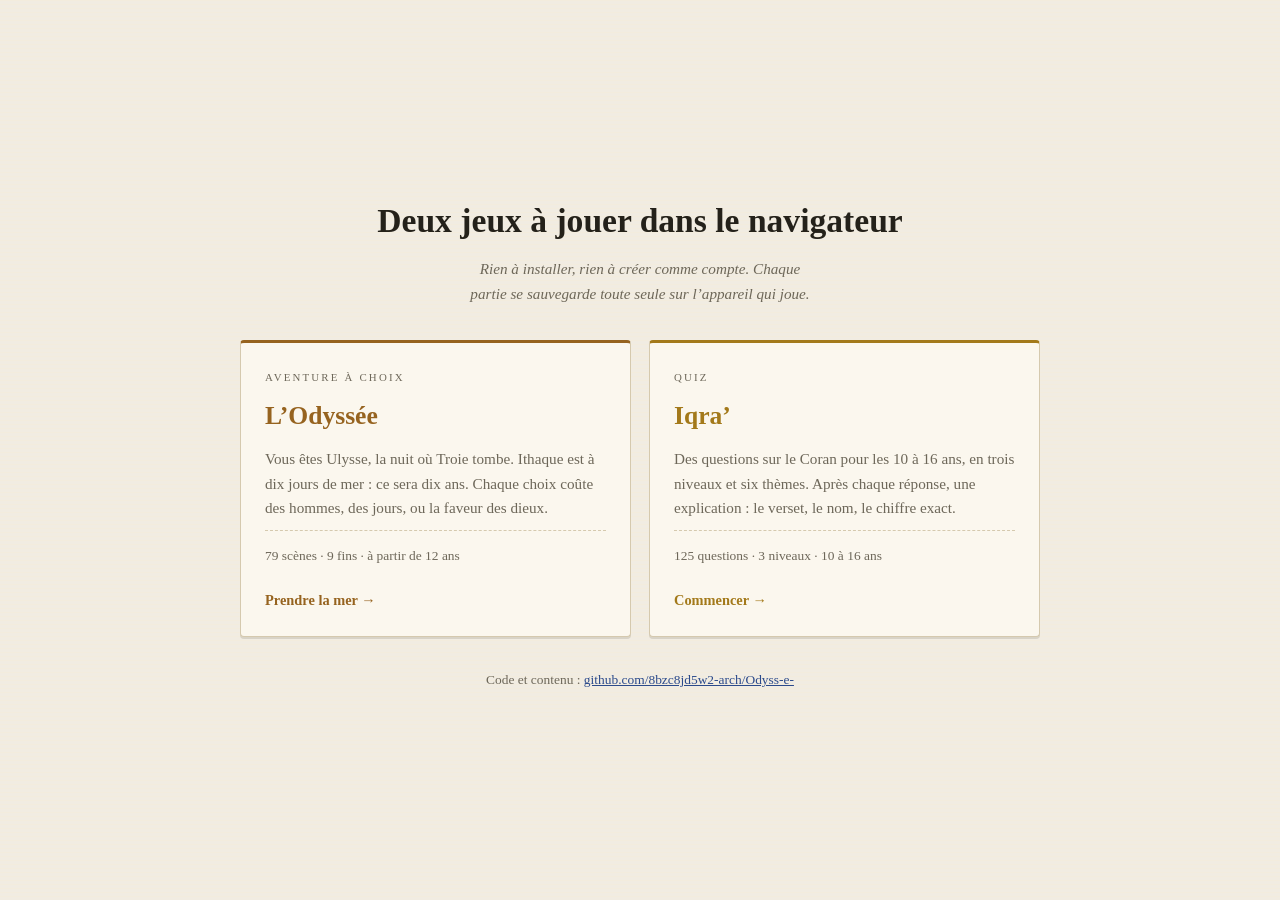
<file: index.html>
<!doctype html>
<html lang="fr">
<head>
<meta charset="utf-8">
<meta name="viewport" content="width=device-width, initial-scale=1">
<title>Deux jeux à jouer dans le navigateur</title>
<meta name="description" content="L’Odyssée, aventure textuelle à choix, et Iqra’, quiz sur le Coran pour les 10–16 ans. Rien à installer.">
<style>
:root {
  --fond:       #f1ece2;
  --papier:     #fbf7ee;
  --papier-2:   #f3ecdd;
  --encre:      #24211a;
  --encre-doux: #6d6759;
  --trait:      #d5c9ae;
  --bronze:     #96631f;
  --or:         #a3791a;
  --lapis:      #2b4a8b;
  --ombre:      rgba(50, 40, 20, .13);
}
@media (prefers-color-scheme: dark) {
  :root:not([data-theme="light"]) {
    --fond:       #0b1119;
    --papier:     #121a24;
    --papier-2:   #17222e;
    --encre:      #e9e0cd;
    --encre-doux: #97a2ac;
    --trait:      #27343f;
    --bronze:     #d3a355;
    --or:         #dcb15c;
    --lapis:      #7ea6e8;
    --ombre:      rgba(0, 0, 0, .45);
  }
}
:root[data-theme="dark"] {
  --fond:       #0b1119;
  --papier:     #121a24;
  --papier-2:   #17222e;
  --encre:      #e9e0cd;
  --encre-doux: #97a2ac;
  --trait:      #27343f;
  --bronze:     #d3a355;
  --or:         #dcb15c;
  --lapis:      #7ea6e8;
  --ombre:      rgba(0, 0, 0, .45);
}

* { box-sizing: border-box; }

body {
  margin: 0;
  min-height: 100vh;
  display: grid;
  place-items: center;
  padding: 40px 18px 56px;
  background-color: var(--fond);
  background-image: repeating-linear-gradient(0deg, transparent 0 3px, var(--papier-2) 3px 4px);
  color: var(--encre);
  font-family: "Iowan Old Style", "Palatino Linotype", Palatino, Georgia, "Times New Roman", serif;
  font-size: 17px;
  line-height: 1.6;
  -webkit-font-smoothing: antialiased;
}

.cadre { max-width: 800px; width: 100%; }

header { text-align: center; margin-bottom: 34px; }
header h1 {
  margin: 0;
  font-size: clamp(1.5rem, 4.4vw, 2.1rem);
  font-weight: 600;
  text-wrap: balance;
}
header p {
  margin: 10px auto 0;
  max-width: 46ch;
  color: var(--encre-doux);
  font-style: italic;
  font-size: .95rem;
}

.jeux { display: grid; gap: 18px; grid-template-columns: repeat(auto-fit, minmax(300px, 1fr)); }

.jeu {
  display: flex;
  flex-direction: column;
  gap: 10px;
  padding: 26px 24px 24px;
  background: var(--papier);
  border: 1px solid var(--trait);
  border-top: 3px solid var(--accent);
  border-radius: 4px;
  box-shadow: 0 2px 0 var(--ombre);
  color: inherit;
  text-decoration: none;
  transition: transform .16s, border-color .16s;
}
.jeu:hover { transform: translateY(-3px); border-color: var(--accent); border-top-color: var(--accent); }
.jeu.odyssee { --accent: var(--bronze); }
.jeu.iqra    { --accent: var(--or); }

.jeu .etiquette {
  font-size: .68rem;
  letter-spacing: .2em;
  text-transform: uppercase;
  color: var(--encre-doux);
}
.jeu h2 {
  margin: 0;
  font-size: 1.6rem;
  font-weight: 600;
  color: var(--accent);
}
.jeu p { margin: 0; font-size: .95rem; color: var(--encre-doux); }
.jeu .chiffres {
  margin-top: auto;
  padding-top: 14px;
  font-size: .84rem;
  color: var(--encre-doux);
  border-top: 1px dashed var(--trait);
}
.jeu .aller {
  margin-top: 12px;
  font-size: .9rem;
  color: var(--accent);
  font-weight: 600;
}

footer {
  margin-top: 32px;
  text-align: center;
  font-size: .84rem;
  color: var(--encre-doux);
}
footer a { color: var(--lapis); }

:focus-visible { outline: 2px solid var(--lapis); outline-offset: 3px; }
@media (prefers-reduced-motion: reduce) { .jeu { transition: none; } .jeu:hover { transform: none; } }
</style>
</head>
<body>

<div class="cadre">

  <header>
    <h1>Deux jeux à jouer dans le navigateur</h1>
    <p>Rien à installer, rien à créer comme compte. Chaque partie se sauvegarde toute seule sur l’appareil qui joue.</p>
  </header>

  <div class="jeux">

    <a class="jeu odyssee" href="odyssee/">
      <span class="etiquette">Aventure à choix</span>
      <h2>L’Odyssée</h2>
      <p>Vous êtes Ulysse, la nuit où Troie tombe. Ithaque est à dix jours de mer : ce sera dix ans. Chaque choix coûte des hommes, des jours, ou la faveur des dieux.</p>
      <span class="chiffres">79 scènes · 9 fins · à partir de 12 ans</span>
      <span class="aller">Prendre la mer →</span>
    </a>

    <a class="jeu iqra" href="coran/">
      <span class="etiquette">Quiz</span>
      <h2>Iqra’</h2>
      <p>Des questions sur le Coran pour les 10 à 16 ans, en trois niveaux et six thèmes. Après chaque réponse, une explication : le verset, le nom, le chiffre exact.</p>
      <span class="chiffres">125 questions · 3 niveaux · 10 à 16 ans</span>
      <span class="aller">Commencer →</span>
    </a>

  </div>

  <footer>
    Code et contenu : <a href="https://github.com/8bzc8jd5w2-arch/Odyss-e-">github.com/8bzc8jd5w2-arch/Odyss-e-</a>
  </footer>

</div>

</body>
</html>
</file>
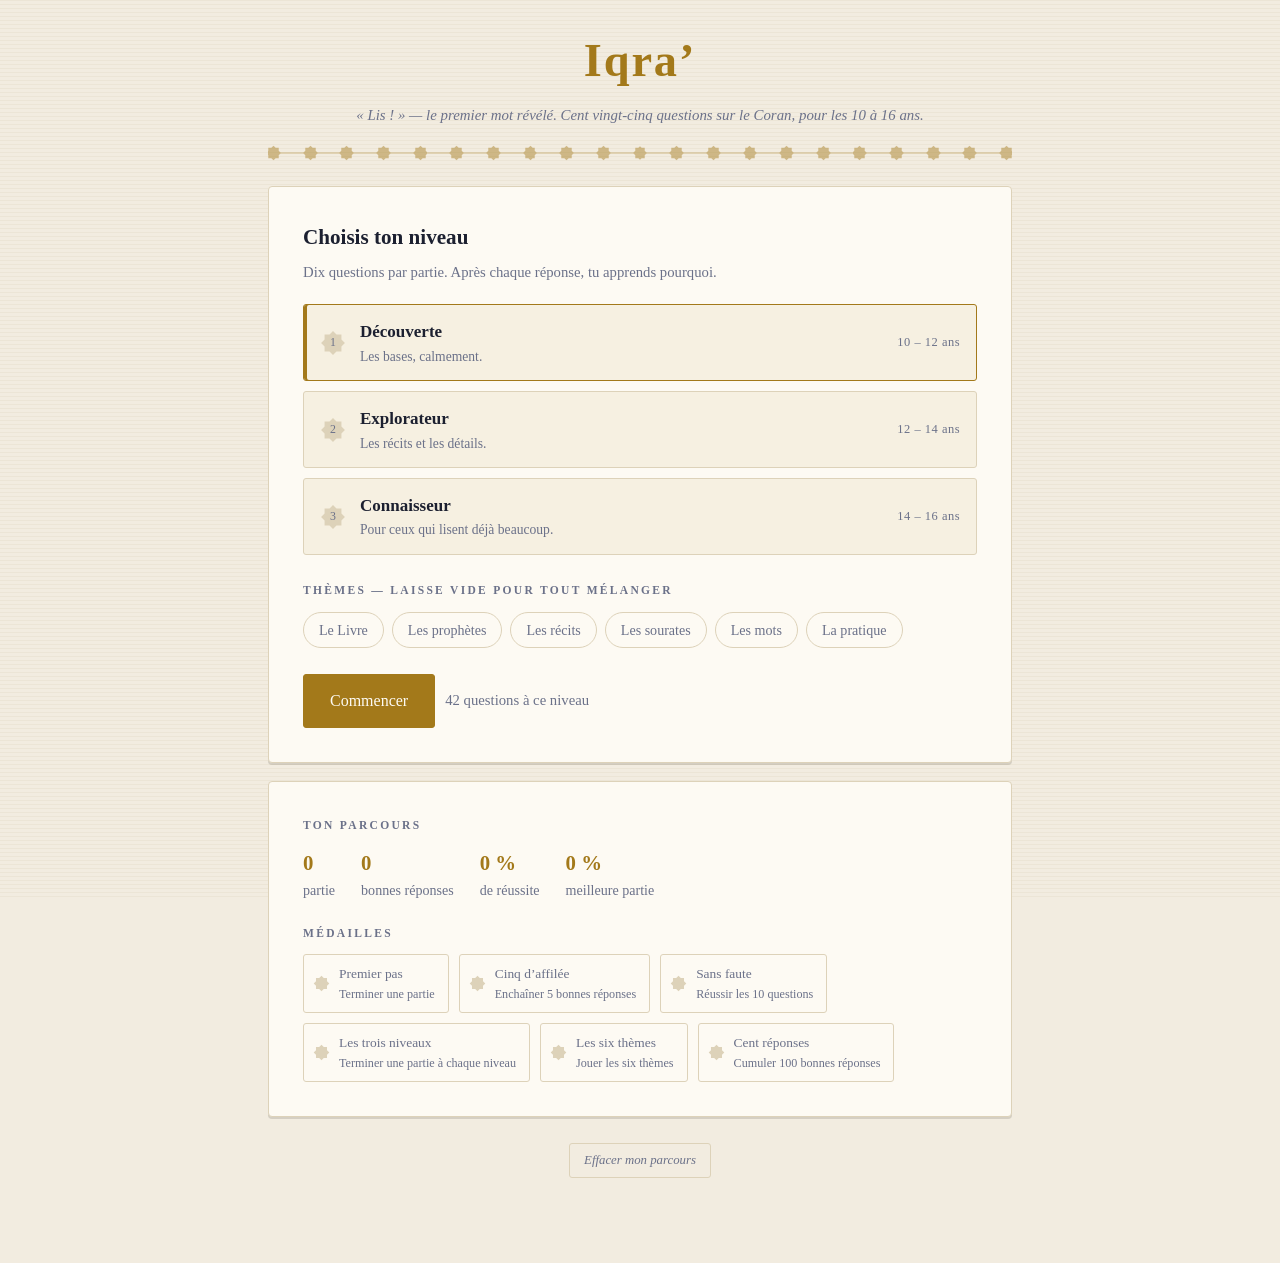
<file: coran/index.html>
<!doctype html>
<html lang="fr">
<head>
<meta charset="utf-8">
<meta name="viewport" content="width=device-width, initial-scale=1">
<title>Iqra’</title>
<meta name="description" content="Quiz sur le Coran pour les 10–16 ans : 125 questions, trois niveaux, six thèmes, une explication après chaque réponse.">
<link rel="stylesheet" href="src/style.css">
</head>
<body>

<div class="cadre">

  <header class="entete">
    <h1>Iqra’</h1>
    <p class="sous">« Lis ! » — le premier mot révélé. Cent vingt-cinq questions sur le Coran, pour les 10 à 16 ans.</p>
  </header>

  <div class="frise" aria-hidden="true"></div>

  <main id="app"></main>

  <p class="pied">
    <button class="bouton discret" id="btn-recommencer" type="button" style="font-size:.8rem;padding:6px 14px">Effacer mon parcours</button>
  </p>

</div>

<script src="src/questions.js"></script>
<script src="src/moteur.js"></script>
</body>
</html>
</file>
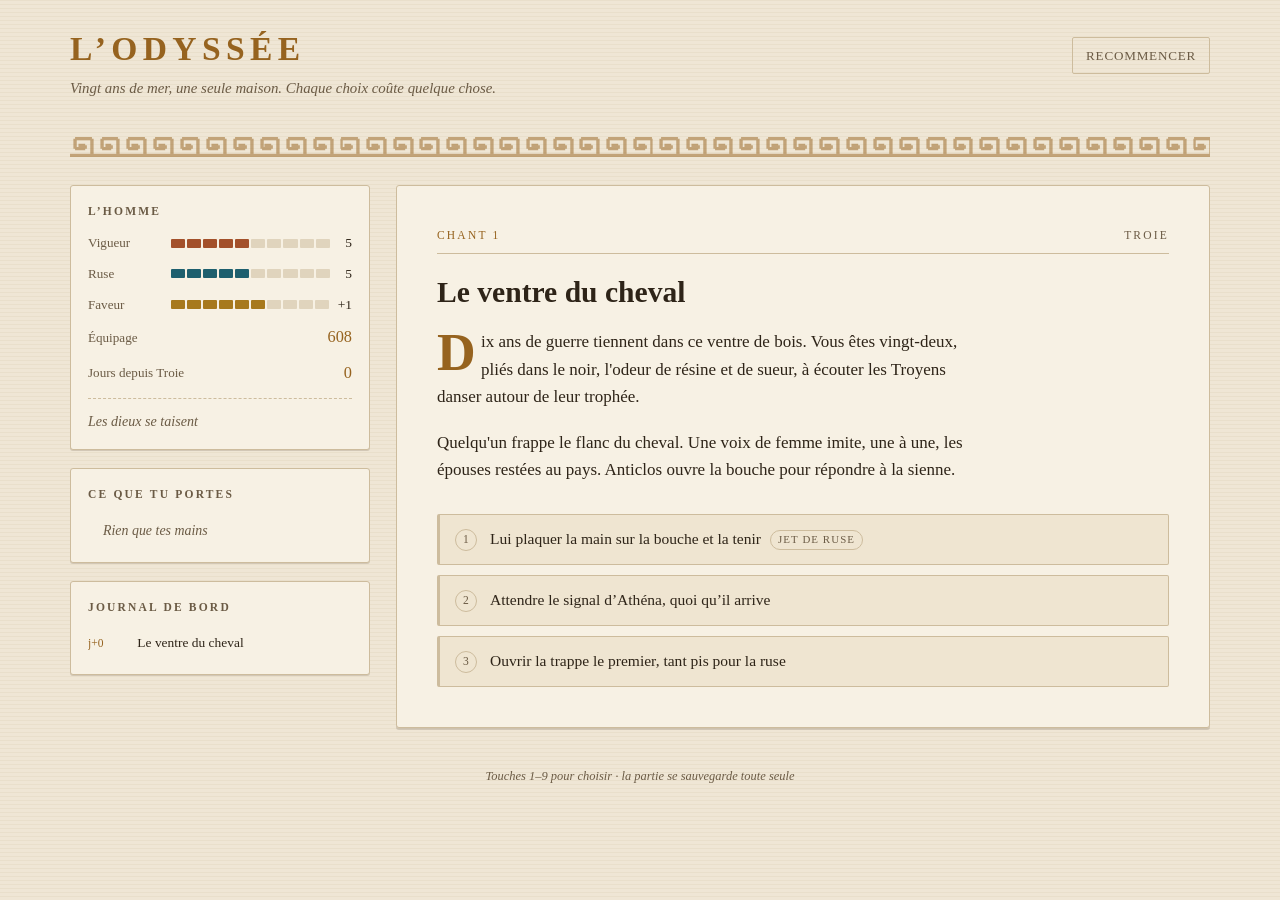
<file: odyssee/index.html>
<!doctype html>
<html lang="fr">
<head>
<meta charset="utf-8">
<meta name="viewport" content="width=device-width, initial-scale=1">
<title>L’Odyssée</title>
<meta name="description" content="Jeu d’aventure textuel inspiré de L’Odyssée : vingt ans de mer, 79 scènes, neuf fins.">
<link rel="stylesheet" href="src/style.css">
</head>
<body>

<div class="cadre">

  <header class="entete">
    <div>
      <h1>L’Odyssée</h1>
      <p class="sous">Vingt ans de mer, une seule maison. Chaque choix coûte quelque chose.</p>
    </div>
    <div class="outils">
      <button id="btn-panneau" type="button">Carnet</button>
      <button id="btn-recommencer" type="button">Recommencer</button>
    </div>
  </header>

  <div class="meandre" aria-hidden="true"></div>

  <aside class="flanc">
    <section class="bloc">
      <h3>L’homme</h3>
      <div id="stats"></div>
    </section>
    <section class="bloc">
      <h3>Ce que tu portes</h3>
      <ul id="objets"></ul>
    </section>
    <section class="bloc">
      <h3>Journal de bord</h3>
      <ul id="journal"></ul>
    </section>
  </aside>

  <main class="scene entree" id="scene"></main>

  <p class="aide">Touches 1–9 pour choisir · la partie se sauvegarde toute seule</p>

</div>

<script src="src/histoire.js"></script>
<script src="src/moteur.js"></script>
</body>
</html>
</file>
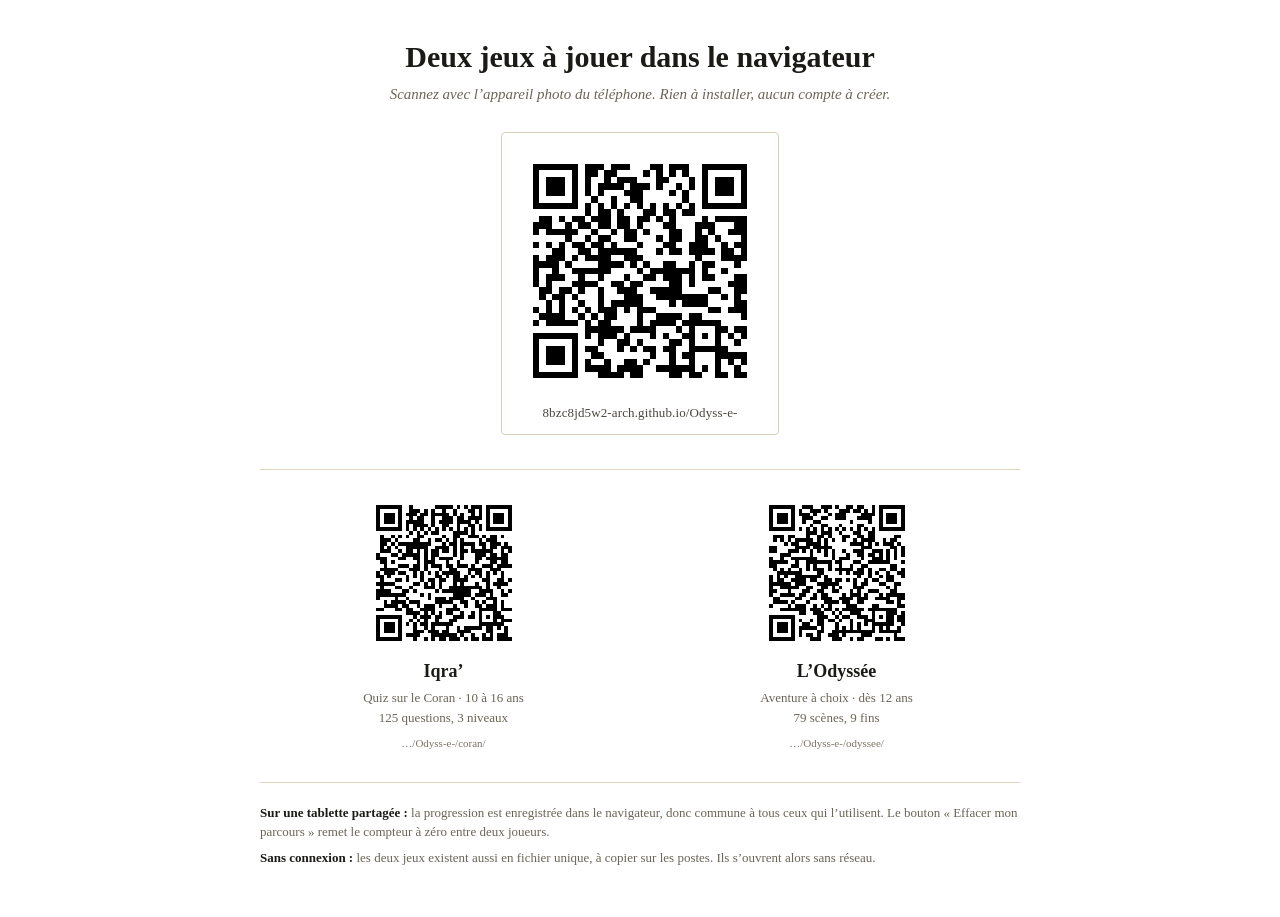
<file: partage/affiche.html>
<!doctype html>
<html lang="fr">
<head>
<meta charset="utf-8">
<meta name="viewport" content="width=device-width, initial-scale=1">
<title>Affiche à imprimer — les deux jeux</title>
<!-- Les adresses ne répondront qu'une fois GitHub Pages activé sur le dépôt
     (Settings → Pages → branche main, dossier /). -->
<style>
/* Feuille destinée au papier et au vidéoprojecteur : fond blanc assumé,
   pour que l'encre et le contraste soient prévisibles à l'impression. */
@page { size: A4 portrait; margin: 14mm; }

* { box-sizing: border-box; }

body {
  margin: 0;
  padding: 34px 24px 44px;
  background: #ffffff;
  color: #1b1a16;
  font-family: "Iowan Old Style", "Palatino Linotype", Palatino, Georgia, "Times New Roman", serif;
  line-height: 1.5;
  -webkit-font-smoothing: antialiased;
}

.feuille { max-width: 760px; margin: 0 auto; text-align: center; }

h1 {
  margin: 0 0 4px;
  font-size: 30px;
  font-weight: 600;
  text-wrap: balance;
}
.sous { margin: 0 0 26px; color: #6b6558; font-style: italic; font-size: 15px; }

.principal {
  display: inline-block;
  padding: 18px 18px 12px;
  border: 1px solid #d8cfba;
  border-radius: 4px;
}
.principal img { display: block; width: 240px; height: 240px; }
.principal .url {
  margin: 12px 0 0;
  font-size: 13px;
  letter-spacing: .01em;
  word-break: break-all;
  color: #4a463c;
}

.jeux {
  display: grid;
  grid-template-columns: 1fr 1fr;
  gap: 26px;
  margin-top: 34px;
  padding-top: 28px;
  border-top: 1px solid #ddd4c0;
}

.jeu img { display: block; width: 150px; height: 150px; margin: 0 auto 10px; }
.jeu h2 { margin: 0; font-size: 18px; font-weight: 600; }
.jeu .quoi { margin: 3px 0 8px; font-size: 13px; color: #6b6558; }
.jeu .url { margin: 0; font-size: 11px; color: #7a7466; word-break: break-all; }

.mode-emploi {
  margin-top: 30px;
  padding-top: 20px;
  border-top: 1px solid #ddd4c0;
  font-size: 13px;
  color: #6b6558;
  text-align: left;
}
.mode-emploi p { margin: 0 0 6px; }
.mode-emploi b { color: #1b1a16; font-weight: 600; }

@media (max-width: 560px) {
  .jeux { grid-template-columns: 1fr; }
}
</style>
</head>
<body>

<div class="feuille">

  <h1>Deux jeux à jouer dans le navigateur</h1>
  <p class="sous">Scannez avec l’appareil photo du téléphone. Rien à installer, aucun compte à créer.</p>

  <div class="principal">
    <img src="[data-uri]" alt="QR code vers la page qui présente les deux jeux">
    <p class="url">8bzc8jd5w2-arch.github.io/Odyss-e-</p>
  </div>

  <div class="jeux">
    <div class="jeu">
      <img src="[data-uri]" alt="QR code vers le quiz Iqra’">
      <h2>Iqra’</h2>
      <p class="quoi">Quiz sur le Coran · 10 à 16 ans<br>125 questions, 3 niveaux</p>
      <p class="url">…/Odyss-e-/coran/</p>
    </div>
    <div class="jeu">
      <img src="[data-uri]" alt="QR code vers le jeu L’Odyssée">
      <h2>L’Odyssée</h2>
      <p class="quoi">Aventure à choix · dès 12 ans<br>79 scènes, 9 fins</p>
      <p class="url">…/Odyss-e-/odyssee/</p>
    </div>
  </div>

  <div class="mode-emploi">
    <p><b>Sur une tablette partagée :</b> la progression est enregistrée dans le navigateur, donc commune à tous ceux qui l’utilisent. Le bouton « Effacer mon parcours » remet le compteur à zéro entre deux joueurs.</p>
    <p><b>Sans connexion :</b> les deux jeux existent aussi en fichier unique, à copier sur les postes. Ils s’ouvrent alors sans réseau.</p>
  </div>

</div>

</body>
</html>
</file>
<file: coran/src/style.css>
/* Iqra’ — feuille de style.
   Palette d’enluminure : papier ivoire, encre de lapis, or à la feuille. */

:root {
  /* Clair — page de manuscrit */
  --fond:       #f2ece0;
  --fond-motif: #ece5d6;
  --papier:     #fdfaf3;
  --papier-2:   #f6f0e1;
  --encre:      #1c2030;
  --encre-doux: #6b7189;
  --trait:      #ddd2b9;
  --or:         #a3791a;
  --or-clair:   #c79a34;
  --lapis:      #2b4a8b;
  --juste:      #2c6a4d;
  --juste-fond: #e4efe7;
  --faux:       #9c2f39;
  --faux-fond:  #f5e3e4;
  --ombre:      rgba(40, 34, 18, .14);

  /* Étoile à huit branches (khatim), utilisée en masque */
  --etoile: url("data:image/svg+xml,%3Csvg xmlns='http://www.w3.org/2000/svg' viewBox='0 0 24 24'%3E%3Cpath d='M12 1L15.22 4.22L19.78 4.22L19.78 8.78L23 12L19.78 15.22L19.78 19.78L15.22 19.78L12 23L8.78 19.78L4.22 19.78L4.22 15.22L1 12L4.22 8.78L4.22 4.22L8.78 4.22Z' fill='%23000'/%3E%3C/svg%3E");
  --frise: url("data:image/svg+xml,%3Csvg xmlns='http://www.w3.org/2000/svg' viewBox='0 0 40 24'%3E%3Cpath d='M0 12H40' stroke='%23000' stroke-width='1.2'/%3E%3Cpath d='M20 4L22.34 6.34L25.66 6.34L25.66 9.66L28 12L25.66 14.34L25.66 17.66L22.34 17.66L20 20L17.66 17.66L14.34 17.66L14.34 14.34L12 12L14.34 9.66L14.34 6.34L17.66 6.34Z' fill='%23000'/%3E%3C/svg%3E");
}

@media (prefers-color-scheme: dark) {
  :root:not([data-theme="light"]) {
    /* Sombre — nuit de lapis */
    --fond:       #090f1e;
    --fond-motif: #0c1425;
    --papier:     #111a2e;
    --papier-2:   #16223a;
    --encre:      #ece4d2;
    --encre-doux: #949fba;
    --trait:      #26334f;
    --or:         #dcb15c;
    --or-clair:   #efc978;
    --lapis:      #7ea6e8;
    --juste:      #63c79b;
    --juste-fond: #12291f;
    --faux:       #ea8590;
    --faux-fond:  #2c1418;
    --ombre:      rgba(0, 0, 0, .5);
  }
}

:root[data-theme="dark"] {
  --fond:       #090f1e;
  --fond-motif: #0c1425;
  --papier:     #111a2e;
  --papier-2:   #16223a;
  --encre:      #ece4d2;
  --encre-doux: #949fba;
  --trait:      #26334f;
  --or:         #dcb15c;
  --or-clair:   #efc978;
  --lapis:      #7ea6e8;
  --juste:      #63c79b;
  --juste-fond: #12291f;
  --faux:       #ea8590;
  --faux-fond:  #2c1418;
  --ombre:      rgba(0, 0, 0, .5);
}

* { box-sizing: border-box; }

body {
  margin: 0;
  min-height: 100vh;
  background-color: var(--fond);
  background-image: repeating-linear-gradient(0deg, transparent 0 3px, var(--fond-motif) 3px 4px);
  background-attachment: fixed;
  color: var(--encre);
  font-family: "Iowan Old Style", "Palatino Linotype", Palatino, Georgia, "Times New Roman",
               "Noto Naskh Arabic", "Amiri", "Geeza Pro", "Traditional Arabic", serif;
  font-size: 17px;
  line-height: 1.6;
  -webkit-font-smoothing: antialiased;
}

.cadre {
  max-width: 780px;
  margin: 0 auto;
  padding: 24px 18px 72px;
}

/* ————— en-tête ————— */

.entete { text-align: center; }

.entete h1 {
  margin: 0;
  font-size: clamp(2rem, 6vw, 2.9rem);
  font-weight: 600;
  letter-spacing: .04em;
  color: var(--or);
}

.entete .sous {
  margin: 6px 0 0;
  color: var(--encre-doux);
  font-style: italic;
  font-size: .93rem;
}

.frise {
  height: 22px;
  margin: 14px 0 22px;
  background-color: var(--or);
  opacity: .45;
  -webkit-mask: var(--frise) repeat-x center / auto 22px;
  mask: var(--frise) repeat-x center / auto 22px;
}

/* ————— cartes ————— */

.carte {
  background: var(--papier);
  border: 1px solid var(--trait);
  border-radius: 4px;
  box-shadow: 0 2px 0 var(--ombre);
  padding: clamp(20px, 4vw, 34px);
}

.carte + .carte { margin-top: 18px; }

.ecran { animation: parait .35s ease both; }
@keyframes parait { from { opacity: 0; transform: translateY(6px); } to { opacity: 1; transform: none; } }

h2 {
  margin: 0 0 6px;
  font-size: 1.32rem;
  font-weight: 600;
  text-wrap: balance;
}

.legende {
  margin: 0 0 20px;
  color: var(--encre-doux);
  font-size: .92rem;
}

.titre-rubrique {
  margin: 0 0 12px;
  font-size: .72rem;
  letter-spacing: .2em;
  text-transform: uppercase;
  color: var(--encre-doux);
  font-weight: 600;
}

/* ————— accueil : niveaux ————— */

.niveaux { display: grid; gap: 10px; margin-bottom: 26px; }

.niveau {
  display: grid;
  grid-template-columns: auto 1fr auto;
  align-items: center;
  gap: 14px;
  width: 100%;
  text-align: left;
  font: inherit;
  color: var(--encre);
  background: var(--papier-2);
  border: 1px solid var(--trait);
  border-radius: 3px;
  padding: 13px 16px;
  cursor: pointer;
  transition: border-color .16s, background .16s;
}
.niveau:hover { border-color: var(--or); }
.niveau[aria-pressed="true"] { border-color: var(--or); box-shadow: inset 3px 0 0 var(--or); }
.niveau .nom { font-weight: 600; }
.niveau .desc { display: block; font-size: .85rem; color: var(--encre-doux); }
.niveau .age {
  font-size: .78rem;
  color: var(--encre-doux);
  letter-spacing: .04em;
  white-space: nowrap;
}

/* ————— accueil : thèmes ————— */

.themes { display: flex; flex-wrap: wrap; gap: 8px; margin-bottom: 26px; }

.theme {
  font: inherit;
  font-size: .88rem;
  color: var(--encre-doux);
  background: transparent;
  border: 1px solid var(--trait);
  border-radius: 20px;
  padding: 6px 15px;
  cursor: pointer;
  transition: .16s;
}
.theme:hover { color: var(--encre); border-color: var(--or); }
.theme[aria-pressed="true"] {
  color: var(--papier);
  background: var(--lapis);
  border-color: var(--lapis);
}

/* ————— boutons ————— */

.bouton {
  font: inherit;
  font-size: 1rem;
  color: var(--papier);
  background: var(--or);
  border: 1px solid var(--or);
  border-radius: 3px;
  padding: 13px 26px;
  cursor: pointer;
  transition: background .16s, transform .16s;
}
.bouton:hover { background: var(--or-clair); border-color: var(--or-clair); }
.bouton:active { transform: translateY(1px); }
.bouton.discret {
  color: var(--encre-doux);
  background: transparent;
  border-color: var(--trait);
}
.bouton.discret:hover { color: var(--or); border-color: var(--or); background: transparent; }

.actions { display: flex; flex-wrap: wrap; gap: 10px; align-items: center; }

/* ————— barre de progression ————— */

.barre {
  display: flex;
  align-items: center;
  justify-content: space-between;
  gap: 14px;
  flex-wrap: wrap;
  margin-bottom: 22px;
  padding-bottom: 16px;
  border-bottom: 1px solid var(--trait);
}

.pastilles { display: flex; gap: 5px; }

.pastilles i {
  display: block;
  width: 15px; height: 15px;
  background-color: var(--trait);
  -webkit-mask: var(--etoile) no-repeat center / contain;
  mask: var(--etoile) no-repeat center / contain;
  transition: background-color .2s;
}
.pastilles i.juste { background-color: var(--or); }
.pastilles i.faux { background-color: var(--faux); }
.pastilles i.active { background-color: var(--lapis); }

.compteurs { display: flex; gap: 18px; font-size: .84rem; color: var(--encre-doux); }
.compteurs b {
  color: var(--encre);
  font-weight: 600;
  font-variant-numeric: tabular-nums;
}
.compteurs .serie-vive b { color: var(--or); }

/* ————— question ————— */

.etiquette {
  font-size: .7rem;
  letter-spacing: .19em;
  text-transform: uppercase;
  color: var(--encre-doux);
}

.question {
  margin: 12px 0 24px;
  font-size: clamp(1.2rem, 3.2vw, 1.45rem);
  line-height: 1.38;
  text-wrap: balance;
}

.reponses { list-style: none; margin: 0; padding: 0; display: flex; flex-direction: column; gap: 9px; }

.reponse {
  display: flex;
  align-items: flex-start;
  gap: 13px;
  width: 100%;
  text-align: left;
  font: inherit;
  font-size: .98rem;
  line-height: 1.4;
  color: var(--encre);
  background: var(--papier-2);
  border: 1px solid var(--trait);
  border-radius: 3px;
  padding: 13px 15px;
  cursor: pointer;
  transition: border-color .16s, background .16s, transform .16s;
}
.reponse:hover:not(:disabled) { border-color: var(--or); transform: translateX(3px); }
.reponse:disabled { cursor: default; }

.pastille {
  position: relative;
  flex: none;
  width: 26px; height: 26px;
  display: grid; place-items: center;
}
.pastille::before {
  content: "";
  position: absolute;
  inset: 0;
  background-color: var(--trait);
  -webkit-mask: var(--etoile) no-repeat center / contain;
  mask: var(--etoile) no-repeat center / contain;
  transition: background-color .16s;
}
.pastille span {
  position: relative;
  font-size: .74rem;
  color: var(--encre-doux);
}
.reponse:hover:not(:disabled) .pastille::before { background-color: var(--or); }
.reponse:hover:not(:disabled) .pastille span { color: var(--papier); }

.reponse.bonne {
  border-color: var(--juste);
  background: var(--juste-fond);
  color: var(--encre);
}
.reponse.bonne .pastille::before { background-color: var(--juste); }
.reponse.bonne .pastille span { color: var(--papier); }

.reponse.mauvaise {
  border-color: var(--faux);
  background: var(--faux-fond);
}
.reponse.mauvaise .pastille::before { background-color: var(--faux); }
.reponse.mauvaise .pastille span { color: var(--papier); }

.reponse.eteinte { opacity: .5; }

/* ————— retour après réponse ————— */

.retour {
  margin-top: 22px;
  padding: 16px 18px;
  border-left: 3px solid var(--lapis);
  background: var(--papier-2);
  border-radius: 0 3px 3px 0;
  animation: parait .3s ease both;
}
.retour .verdict {
  margin: 0 0 7px;
  font-weight: 600;
  font-size: .96rem;
}
.retour.ok .verdict { color: var(--juste); }
.retour.ko .verdict { color: var(--faux); }
.retour.ok { border-left-color: var(--juste); }
.retour.ko { border-left-color: var(--faux); }
.retour .info { margin: 0; font-size: .93rem; color: var(--encre-doux); }
.retour .points {
  float: right;
  font-size: .84rem;
  color: var(--or);
  font-variant-numeric: tabular-nums;
}

.suite { margin-top: 18px; display: flex; justify-content: flex-end; }

/* ————— résultat ————— */

.score-bloc { text-align: center; padding: 8px 0 6px; }
.score-bloc .chiffre {
  font-size: clamp(2.6rem, 9vw, 3.6rem);
  line-height: 1;
  color: var(--or);
  font-variant-numeric: tabular-nums;
}
.score-bloc .sur { color: var(--encre-doux); font-size: 1.1rem; }
.score-bloc .mention { margin: 12px 0 0; font-size: 1.1rem; font-weight: 600; }
.score-bloc .detail { margin: 4px 0 0; color: var(--encre-doux); font-size: .9rem; }

.revue { list-style: none; margin: 24px 0 0; padding: 0; display: flex; flex-direction: column; gap: 14px; }
.revue li {
  padding: 14px 16px;
  background: var(--papier-2);
  border: 1px solid var(--trait);
  border-left: 3px solid var(--faux);
  border-radius: 0 3px 3px 0;
}
.revue li.ok { border-left-color: var(--juste); }
.revue .q { margin: 0 0 6px; font-weight: 600; font-size: .95rem; }
.revue .bonne-rep { margin: 0; font-size: .92rem; color: var(--juste); }
.revue .ta-rep { margin: 2px 0 0; font-size: .88rem; color: var(--faux); }
.revue .info { margin: 7px 0 0; font-size: .89rem; color: var(--encre-doux); }

/* ————— médailles ————— */

.medailles { display: flex; flex-wrap: wrap; gap: 10px; margin-top: 4px; }
.medaille {
  display: flex;
  align-items: center;
  gap: 9px;
  padding: 8px 13px 8px 9px;
  border: 1px solid var(--trait);
  border-radius: 3px;
  font-size: .84rem;
  color: var(--encre-doux);
}
.medaille.acquise { color: var(--encre); border-color: var(--or); }
.medaille i {
  display: block;
  width: 17px; height: 17px;
  flex: none;
  background-color: var(--trait);
  -webkit-mask: var(--etoile) no-repeat center / contain;
  mask: var(--etoile) no-repeat center / contain;
}
.medaille.acquise i { background-color: var(--or); }
.medaille small { display: block; color: var(--encre-doux); font-size: .76rem; }

.chiffres-cles {
  display: flex;
  gap: 26px;
  flex-wrap: wrap;
  margin-bottom: 22px;
  font-size: .88rem;
  color: var(--encre-doux);
}
.chiffres-cles b {
  display: block;
  font-size: 1.3rem;
  color: var(--or);
  font-weight: 600;
  font-variant-numeric: tabular-nums;
}

.pied {
  margin-top: 26px;
  text-align: center;
  font-size: .8rem;
  font-style: italic;
  color: var(--encre-doux);
}

.avis {
  margin: 0 0 18px;
  padding: 10px 14px;
  font-size: .87rem;
  color: var(--encre-doux);
  background: var(--papier-2);
  border-left: 3px solid var(--or);
  border-radius: 0 3px 3px 0;
}

/* ————— accessibilité ————— */

:focus-visible { outline: 2px solid var(--or); outline-offset: 2px; }

@media (prefers-reduced-motion: reduce) {
  .ecran, .retour { animation: none; }
  .reponse, .bouton { transition: none; }
  .reponse:hover:not(:disabled) { transform: none; }
}

@media (max-width: 560px) {
  .cadre { padding: 18px 13px 56px; }
  .pied.clavier { display: none; }   /* pas de clavier physique ici */
  .niveau { grid-template-columns: auto 1fr; }
  .niveau .age { grid-column: 2; }
  .compteurs { gap: 14px; }
}
</file>
<file: odyssee/src/style.css>
/* L'Odyssée — feuille de style */

:root {
  /* Clair : parchemin, encre brune, bronze */
  --fond:        #efe6d5;
  --fond-motif:  #e9dfcb;
  --papier:      #f7f1e4;
  --papier-2:    #efe5d1;
  --encre:       #2e2418;
  --encre-doux:  #6b5b45;
  --trait:       #cdbc9d;
  --bronze:      #96631f;
  --bronze-clair:#b98431;
  --mer:         #1d5f6e;
  --pourpre:     #8a2b34;
  --or:          #a7791d;
  --ombre:       rgba(60, 42, 20, .16);
  --vig:         #a3502a;
  --rus:         #1d5f6e;
  --fav:         #a7791d;
  --frise: url("data:image/svg+xml,%3Csvg xmlns='http://www.w3.org/2000/svg' width='16' height='12'%3E%3Cpath d='M0 11H16M13 11V1M13 1H3M3 1V7M3 7H9M9 7V5M9 5H5' fill='none' stroke='%23000' stroke-width='2'/%3E%3C/svg%3E");
}

@media (prefers-color-scheme: dark) {
  :root:not([data-theme="light"]) {
    /* Sombre : nuit égéenne */
    --fond:        #0c1418;
    --fond-motif:  #0f181d;
    --papier:      #121e24;
    --papier-2:    #17262d;
    --encre:       #e6ddc9;
    --encre-doux:  #9aa9ac;
    --trait:       #2a3d45;
    --bronze:      #d3a355;
    --bronze-clair:#e6bd76;
    --mer:         #63c1cf;
    --pourpre:     #d9707a;
    --or:          #e0b45c;
    --ombre:       rgba(0, 0, 0, .45);
    --vig:         #e0855c;
    --rus:         #63c1cf;
    --fav:         #e0b45c;
  }
}

:root[data-theme="dark"] {
  --fond:        #0c1418;
  --fond-motif:  #0f181d;
  --papier:      #121e24;
  --papier-2:    #17262d;
  --encre:       #e6ddc9;
  --encre-doux:  #9aa9ac;
  --trait:       #2a3d45;
  --bronze:      #d3a355;
  --bronze-clair:#e6bd76;
  --mer:         #63c1cf;
  --pourpre:     #d9707a;
  --or:          #e0b45c;
  --ombre:       rgba(0, 0, 0, .45);
  --vig:         #e0855c;
  --rus:         #63c1cf;
  --fav:         #e0b45c;
}

* { box-sizing: border-box; }

body {
  margin: 0;
  min-height: 100vh;
  background-color: var(--fond);
  background-image:
    repeating-linear-gradient(0deg, transparent 0 3px, var(--fond-motif) 3px 4px);
  background-attachment: fixed;
  color: var(--encre);
  font-family: "Iowan Old Style", "Palatino Linotype", Palatino, Georgia, "Times New Roman", serif;
  font-size: 17px;
  line-height: 1.62;
  -webkit-font-smoothing: antialiased;
}

/* ————— ossature ————— */

.cadre {
  max-width: 1180px;
  margin: 0 auto;
  padding: 22px 20px 64px;
  display: grid;
  grid-template-columns: 300px minmax(0, 1fr);
  gap: 26px;
  align-items: start;
}

.entete {
  grid-column: 1 / -1;
  display: flex;
  align-items: baseline;
  justify-content: space-between;
  gap: 16px;
  flex-wrap: wrap;
  padding-bottom: 12px;
  margin-bottom: 4px;
}

/* frise à la grecque : motif tuilé, teinté par un masque pour suivre le thème */
.meandre {
  grid-column: 1 / -1;
  height: 20px;
  margin: -6px 0 2px;
  background-color: var(--bronze);
  opacity: .5;
  -webkit-mask: var(--frise) repeat-x left center / auto 20px;
  mask: var(--frise) repeat-x left center / auto 20px;
}

.entete h1 {
  margin: 0;
  font-size: clamp(1.5rem, 3.4vw, 2.1rem);
  letter-spacing: .16em;
  text-transform: uppercase;
  font-weight: 600;
  color: var(--bronze);
}

.entete .sous {
  margin: 0;
  color: var(--encre-doux);
  font-style: italic;
  font-size: .93rem;
}

.outils { display: flex; gap: 8px; }

.outils button {
  font: inherit;
  font-size: .82rem;
  letter-spacing: .06em;
  text-transform: uppercase;
  padding: 7px 13px;
  color: var(--encre-doux);
  background: transparent;
  border: 1px solid var(--trait);
  border-radius: 2px;
  cursor: pointer;
  transition: .18s;
}
.outils button:hover { color: var(--bronze); border-color: var(--bronze); }

/* ————— colonne latérale ————— */

.flanc {
  position: sticky;
  top: 22px;
  display: flex;
  flex-direction: column;
  gap: 18px;
}

.bloc {
  background: var(--papier);
  border: 1px solid var(--trait);
  border-radius: 3px;
  box-shadow: 0 1px 0 var(--ombre);
  padding: 16px 17px;
}

.bloc h3 {
  margin: 0 0 12px;
  font-size: .72rem;
  letter-spacing: .19em;
  text-transform: uppercase;
  color: var(--encre-doux);
  font-weight: 600;
}

.stat {
  display: grid;
  grid-template-columns: 74px 1fr auto;
  align-items: center;
  gap: 9px;
  margin-bottom: 9px;
}
.stat.ligne { grid-template-columns: 1fr auto; }
.stat .lab { font-size: .82rem; color: var(--encre-doux); }
.stat .val { font-size: .84rem; font-variant-numeric: tabular-nums; color: var(--encre); min-width: 2ch; text-align: right; }
.stat .val.gros { font-size: 1.02rem; color: var(--bronze); }

.jauge { display: flex; gap: 2px; }
.jauge i { display: block; height: 9px; flex: 1; border-radius: 1px; background: var(--trait); opacity: .55; }
.jauge i.plein { opacity: 1; }
.jauge i.plein.v { background: var(--vig); }
.jauge i.plein.r { background: var(--rus); }
.jauge i.plein.f { background: var(--fav); }

.presage {
  margin-top: 12px;
  padding-top: 11px;
  border-top: 1px dashed var(--trait);
  font-style: italic;
  font-size: .88rem;
}
.presage.bon { color: var(--mer); }
.presage.neutre { color: var(--encre-doux); }
.presage.mauvais { color: var(--pourpre); }

#objets, #journal { list-style: none; margin: 0; padding: 0; }
#objets li {
  font-size: .87rem;
  padding: 4px 0 4px 15px;
  position: relative;
}
#objets li::before {
  content: "◆";
  position: absolute; left: 0; top: 4px;
  color: var(--bronze); font-size: .6rem;
}
#objets li.rien, #journal li.rien { color: var(--encre-doux); font-style: italic; }
#objets li.rien::before { content: ""; }

#journal {
  max-height: 260px;
  overflow-y: auto;
  font-size: .84rem;
}
#journal li { padding: 3px 0; color: var(--encre-doux); border-bottom: 1px solid transparent; }
#journal li.etape { color: var(--encre); }
#journal .j {
  display: inline-block;
  min-width: 46px;
  color: var(--bronze);
  font-size: .72rem;
  font-variant-numeric: tabular-nums;
}

/* ————— scène ————— */

.scene {
  background: var(--papier);
  border: 1px solid var(--trait);
  border-radius: 3px;
  box-shadow: 0 2px 0 var(--ombre);
  padding: clamp(22px, 3.6vw, 40px);
  min-height: 60vh;
}

.scene.entree { animation: parait .45s ease both; }
@keyframes parait { from { opacity: 0; transform: translateY(7px); } to { opacity: 1; transform: none; } }

.scene-tete {
  display: flex;
  justify-content: space-between;
  align-items: baseline;
  gap: 14px;
  font-size: .72rem;
  letter-spacing: .19em;
  text-transform: uppercase;
  color: var(--encre-doux);
  border-bottom: 1px solid var(--trait);
  padding-bottom: 9px;
}
.scene-tete .chap { color: var(--bronze); }

.scene h2 {
  margin: 20px 0 18px;
  font-size: clamp(1.35rem, 3vw, 1.85rem);
  font-weight: 600;
  line-height: 1.22;
  text-wrap: balance;
  color: var(--encre);
}

.corps p { margin: 0 0 1.05em; max-width: 62ch; }
.corps p:first-child::first-letter {
  float: left;
  font-size: 3.15em;
  line-height: .82;
  padding: .06em .1em 0 0;
  color: var(--bronze);
  font-weight: 600;
}
.corps em { color: var(--bronze); font-style: italic; }

.jet {
  display: inline-block;
  margin: 0 0 18px;
  padding: 7px 13px;
  font-size: .8rem;
  letter-spacing: .04em;
  border-left: 3px solid var(--trait);
  background: var(--papier-2);
  font-variant-numeric: tabular-nums;
}
.jet.ok { border-left-color: var(--mer); color: var(--mer); }
.jet.ko { border-left-color: var(--pourpre); color: var(--pourpre); }

/* ————— choix ————— */

.choix-liste { list-style: none; margin: 30px 0 0; padding: 0; display: flex; flex-direction: column; gap: 10px; }

.choix {
  width: 100%;
  display: flex;
  align-items: flex-start;
  gap: 13px;
  text-align: left;
  font: inherit;
  font-size: .97rem;
  line-height: 1.45;
  color: var(--encre);
  background: var(--papier-2);
  border: 1px solid var(--trait);
  border-left: 3px solid var(--trait);
  border-radius: 2px;
  padding: 13px 15px;
  cursor: pointer;
  transition: border-color .16s, transform .16s, background .16s;
}
.choix:hover:not([disabled]) {
  border-color: var(--bronze);
  border-left-color: var(--bronze);
  transform: translateX(3px);
}
.choix[disabled] { opacity: .5; cursor: not-allowed; }

.choix .num {
  flex: none;
  width: 22px; height: 22px;
  display: grid; place-items: center;
  border: 1px solid var(--trait);
  border-radius: 50%;
  font-size: .72rem;
  color: var(--encre-doux);
  margin-top: 1px;
}
.choix:hover:not([disabled]) .num { border-color: var(--bronze); color: var(--bronze); }
.choix .txt { flex: 1; }

.choix .dé {
  display: inline-block;
  margin-left: 9px;
  padding: 1px 7px;
  font-size: .68rem;
  letter-spacing: .1em;
  text-transform: uppercase;
  color: var(--encre-doux);
  border: 1px solid var(--trait);
  border-radius: 10px;
  vertical-align: 1px;
  white-space: nowrap;
}
.choix .raison {
  display: block;
  margin-top: 4px;
  font-size: .8rem;
  font-style: italic;
  color: var(--encre-doux);
}

/* ————— fin ————— */

.fin-bloc {
  margin-top: 32px;
  padding-top: 22px;
  border-top: 2px solid var(--trait);
}
.fin-label {
  margin: 0 0 16px;
  font-size: .74rem;
  letter-spacing: .19em;
  text-transform: uppercase;
  color: var(--encre-doux);
}
.fin-bloc.lumineuse .fin-label { color: var(--or); }
.fin-bloc.sombre .fin-label { color: var(--pourpre); }
.fin-bloc.ambigue .fin-label, .fin-bloc.douce .fin-label { color: var(--mer); }
.choix.recommencer { justify-content: center; text-align: center; border-left-color: var(--bronze); }

/* ————— divers ————— */

.reprise {
  position: fixed;
  bottom: 18px; left: 50%;
  transform: translateX(-50%);
  background: var(--papier);
  border: 1px solid var(--trait);
  border-left: 3px solid var(--bronze);
  padding: 9px 16px;
  font-size: .84rem;
  box-shadow: 0 4px 14px var(--ombre);
  animation: parait .4s ease both;
  z-index: 9;
}

.aide {
  grid-column: 1 / -1;
  text-align: center;
  font-size: .78rem;
  color: var(--encre-doux);
  font-style: italic;
}

#btn-panneau { display: none; }

/* ————— petits écrans ————— */

@media (max-width: 880px) {
  .cadre { grid-template-columns: 1fr; padding: 16px 14px 48px; gap: 18px; }
  .flanc {
    position: fixed;
    inset: 0 0 0 auto;
    width: min(330px, 88vw);
    padding: 18px;
    overflow-y: auto;
    background: var(--fond);
    border-left: 1px solid var(--trait);
    transform: translateX(100%);
    transition: transform .25s ease;
    z-index: 10;
  }
  body.panneau-ouvert .flanc { transform: none; }
  #btn-panneau { display: inline-block; }
  #journal { max-height: none; }
}

/* ————— accessibilité ————— */

:focus-visible {
  outline: 2px solid var(--bronze);
  outline-offset: 2px;
}
.choix:focus-visible { border-color: var(--bronze); border-left-color: var(--bronze); }

@media (prefers-reduced-motion: reduce) {
  .scene.entree, .reprise { animation: none; }
  .choix { transition: none; }
  .choix:hover:not([disabled]) { transform: none; }
}
</file>
